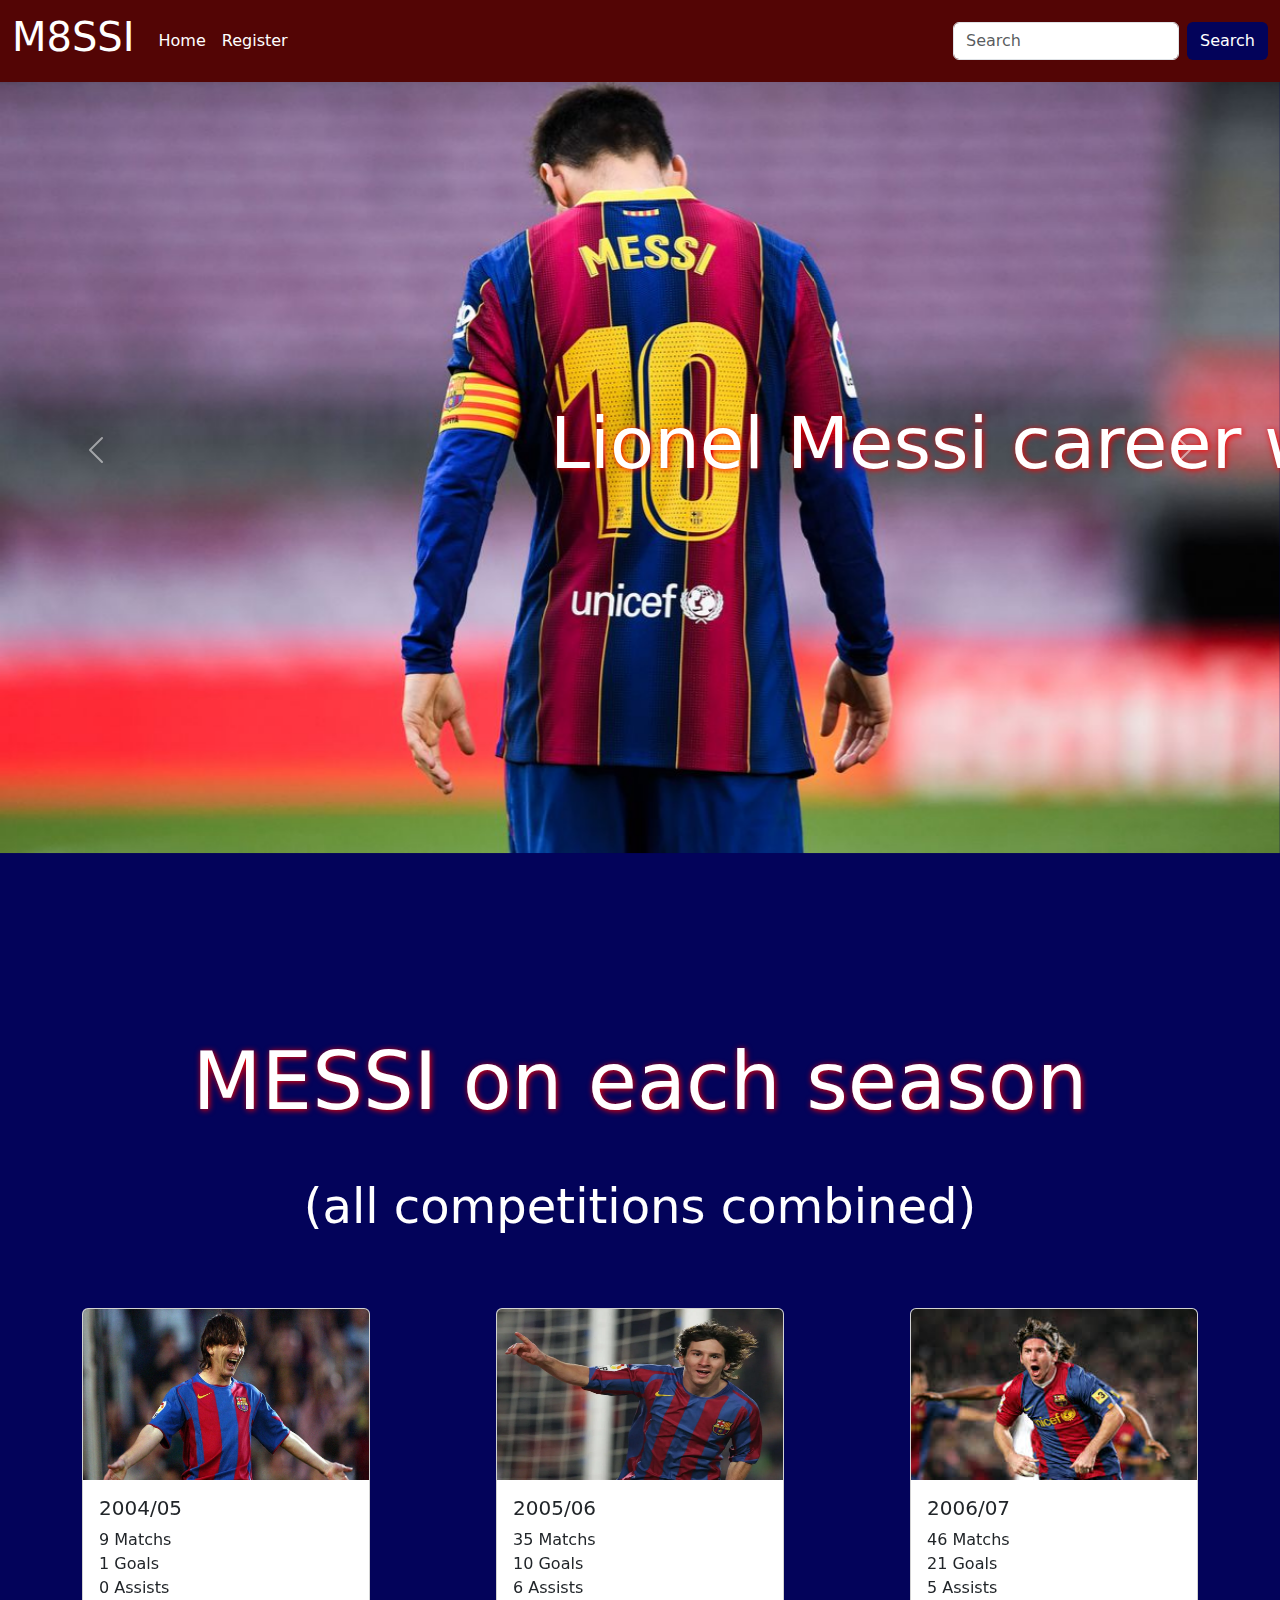
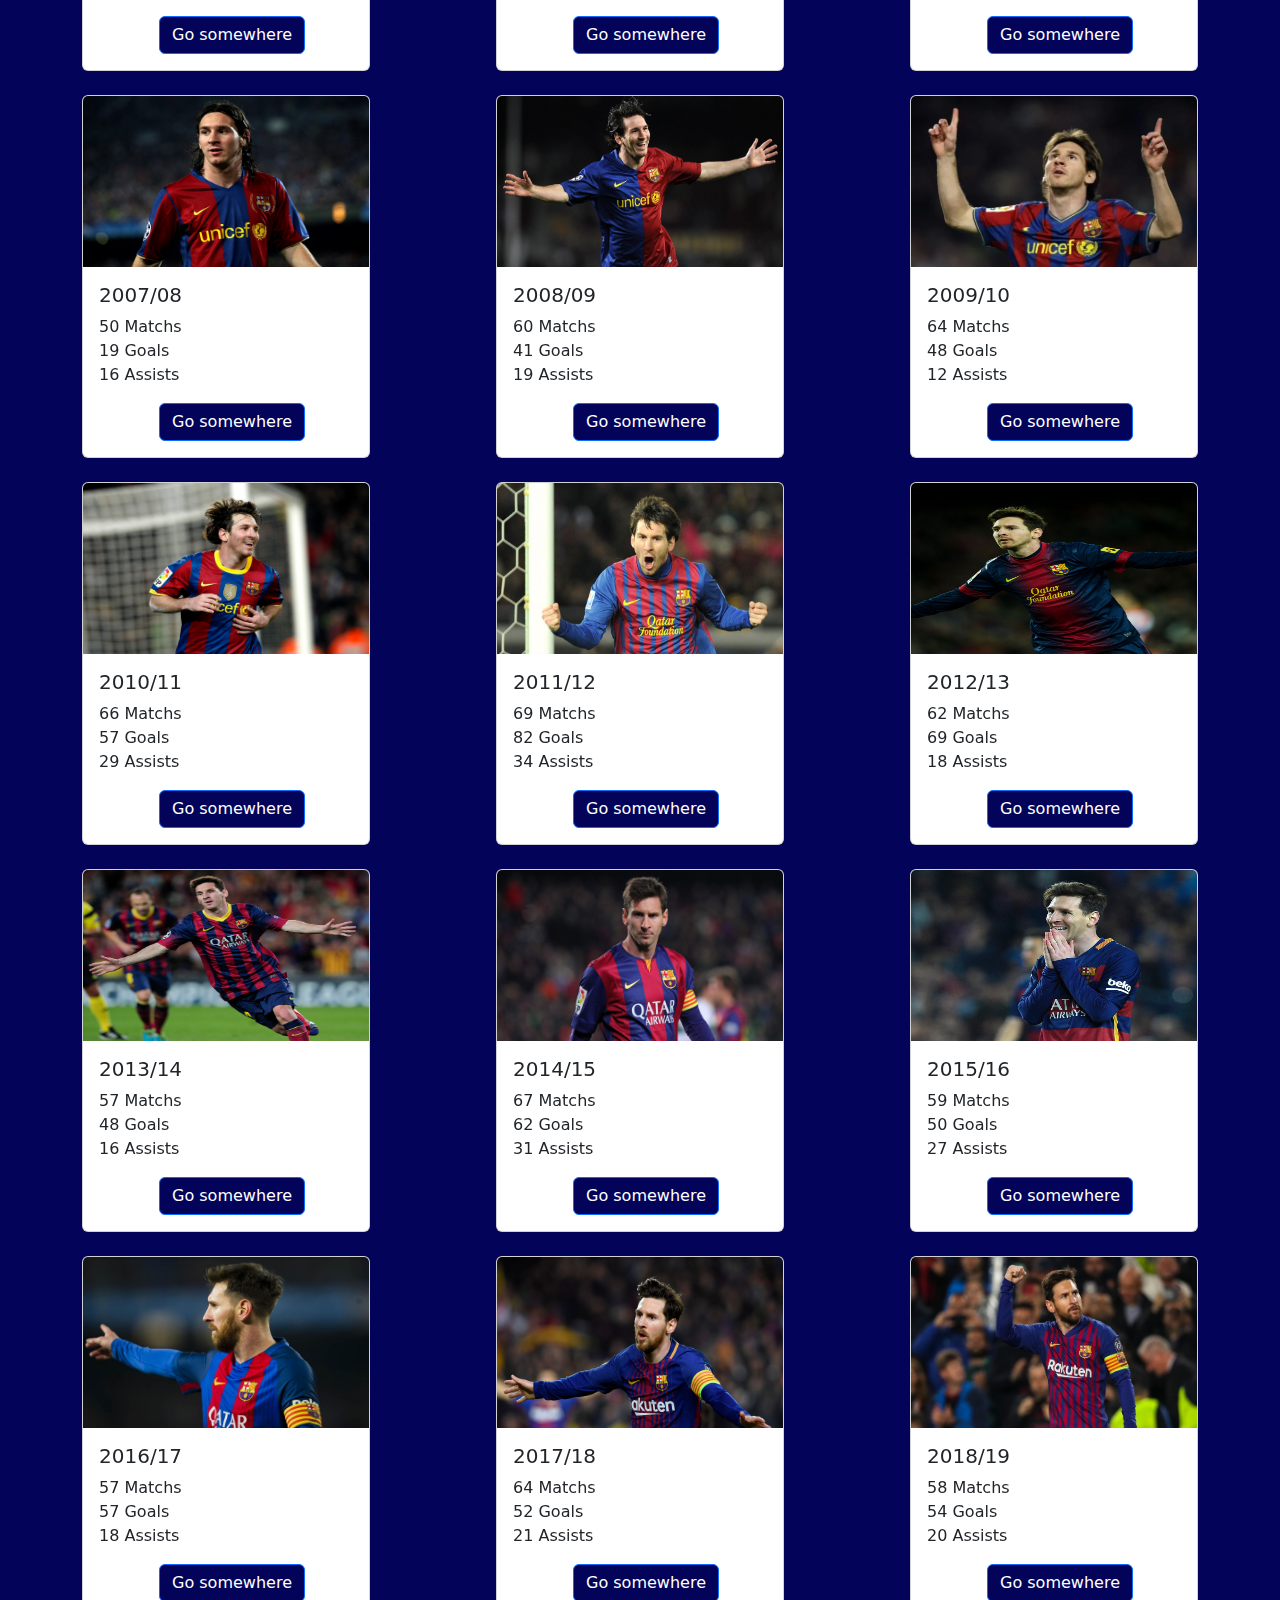
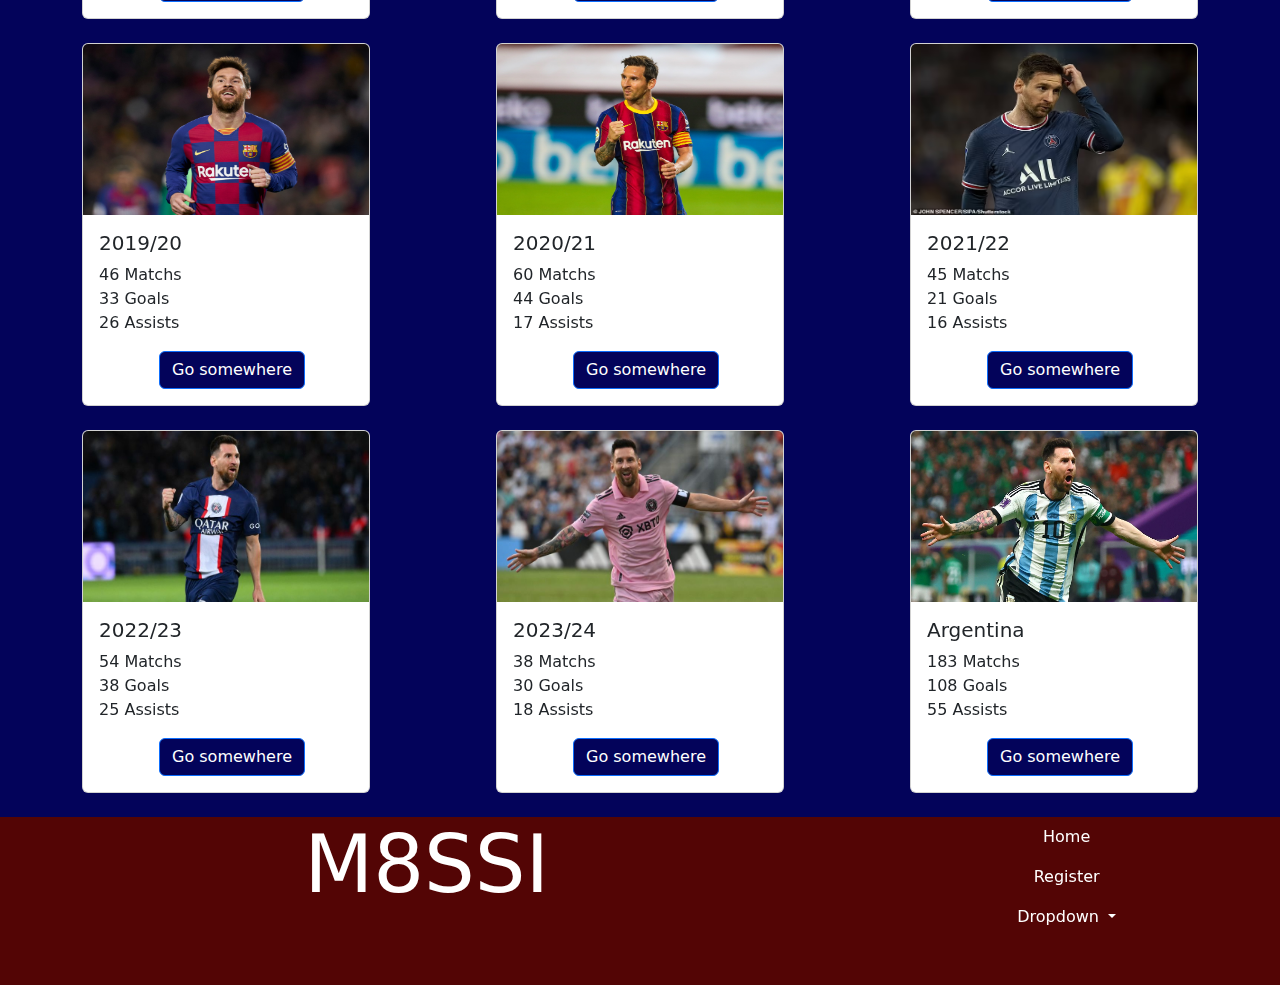
<file: index.html>
<!doctype html>
<html lang="en">

<head>
    <meta charset="utf-8">
    <meta name="viewport" content="width=device-width, initial-scale=1">
    <title>M8SSI</title>
    <link href="https://cdn.jsdelivr.net/npm/bootstrap@5.3.3/dist/css/bootstrap.min.css" rel="stylesheet"
        integrity="sha384-QWTKZyjpPEjISv5WaRU9OFeRpok6YctnYmDr5pNlyT2bRjXh0JMhjY6hW+ALEwIH" crossorigin="anonymous">
    <link rel="stylesheet" href="style.css">
</head>

<body>

    <header>
        <nav class="navbar navbar-expand-lg fixed-top">
            <div class="container-fluid ">
                <a class="navbar-brand text-white" href="#">
                    <h1>M8SSI</h1>
                </a>
                <button class="navbar-toggler" type="button" data-bs-toggle="collapse"
                    data-bs-target="#navbarSupportedContent" aria-controls="navbarSupportedContent"
                    aria-expanded="false" aria-label="Toggle navigation">
                    <span class="navbar-toggler-icon"></span>
                </button>
                <div class="collapse navbar-collapse" id="navbarSupportedContent">
                    <ul class="navbar-nav me-auto mb-2 mb-lg-0">
                        <li class="nav-item">
                            <a class="nav-link active text-white" aria-current="page" href="./index.html">Home</a>
                        </li>
                        <li class="nav-item">
                            <a class="nav-link text-white" href="./register.html">Register</a>
                        </li>
                    </ul>
                    <form class="d-flex" role="search">
                        <input class="form-control me-2" type="search" placeholder="Search" aria-label="Search">
                        <button class="btn text-white" type="submit">Search</button>
                    </form>
                </div>
            </div>
        </nav>

        <div id="carouselExampleAutoplaying" class="carousel slide" data-bs-ride="carousel">
            <div class="carousel-inner position-relative">
                <div class="carousel-item active">
                    <img src="./img/banner.jpg" class="d-block w-100" alt="...">
                </div>
                <div class="carousel-item">
                    <img src="./img/paysage1.jpg" class="d-block w-100" alt="...">
                </div>
                <div class="carousel-item">
                    <img src="./img/paysage2.jpg" class="d-block w-100" alt="...">
                </div>
            </div>
            <button class="carousel-control-prev" type="button" data-bs-target="#carouselExampleAutoplaying"
                data-bs-slide="prev">
                <span class="carousel-control-prev-icon" aria-hidden="true"></span>
                <span class="visually-hidden">Previous</span>
            </button>
            <button class="carousel-control-next" type="button" data-bs-target="#carouselExampleAutoplaying"
                data-bs-slide="next">
                <span class="carousel-control-next-icon" aria-hidden="true"></span>
                <span class="visually-hidden">Next</span>
            </button>
        </div>
        <p id="titreprincipal" class="position-relative display-2">Lionel Messi career website</p>
    </header>

    <main>
        <div class="text-center mt-5 display-1">
            <p id="titre">MESSI on each season</p>
        </div>

        <div class="text-center mt-5 mb-5 display-5 text-white">
            <p id="tcc">(all competitions combined)</p>
        </div>

        <div id="cards" class="container flex-wrap d-flex justify-content-between">

            <div class="card mt-4" style="width: 18rem;">
                <img src="./img/i.jpg" class="card-img-top" alt="...">
                <div class="card-body">
                    <h5 class="card-title">2004/05</h5>
                    <p class="card-text">9 Matchs<br> 1 Goals<br> 0 Assists</p>
                    <a href="#" class="btn btn-primary position-relative">Go somewhere</a>
                </div>
            </div>

            <div class="card mt-4" style="width: 18rem;">
                <img src="./img/1.webp" class="card-img-top" alt="...">
                <div class="card-body">
                    <h5 class="card-title">2005/06</h5>
                    <p class="card-text">35 Matchs<br> 10 Goals<br> 6 Assists</p>
                    <a href="#" class="btn btn-primary position-relative">Go somewhere</a>
                </div>
            </div>

            <div class="card mt-4" style="width: 18rem;">
                <img src="./img/2.1.jpg" class="card-img-top" alt="...">
                <div class="card-body">
                    <h5 class="card-title">2006/07</h5>
                    <p class="card-text">46 Matchs<br> 21 Goals<br> 5 Assists</p>
                    <a href="#" class="btn btn-primary position-relative">Go somewhere</a>
                </div>
            </div>

            <div class="card mt-4" style="width: 18rem;">
                <img src="./img/2.jpg" class="card-img-top" alt="...">
                <div class="card-body">
                    <h5 class="card-title">2007/08</h5>
                    <p class="card-text">50 Matchs<br> 19 Goals<br> 16 Assists</p>
                    <a href="#" class="btn btn-primary position-relative">Go somewhere</a>
                </div>
            </div>

            <div class="card mt-4" style="width: 18rem;">
                <img src="./img/4.webp" class="card-img-top" alt="...">
                <div class="card-body">
                    <h5 class="card-title">2008/09</h5>
                    <p class="card-text">60 Matchs<br> 41 Goals<br> 19 Assists</p>
                    <a href="#" class="btn btn-primary position-relative">Go somewhere</a>
                </div>
            </div>

            <div class="card mt-4" style="width: 18rem;">
                <img src="./img/5.webp" class="card-img-top" alt="...">
                <div class="card-body">
                    <h5 class="card-title">2009/10</h5>
                    <p class="card-text">64 Matchs<br> 48 Goals<br> 12 Assists</p>
                    <a href="#" class="btn btn-primary position-relative">Go somewhere</a>
                </div>
            </div>

            <div class="card mt-4" style="width: 18rem;">
                <img src="./img/7.jpg" class="card-img-top" alt="...">
                <div class="card-body">
                    <h5 class="card-title">2010/11</h5>
                    <p class="card-text">66 Matchs<br> 57 Goals<br> 29 Assists</p>
                    <a href="#" class="btn btn-primary position-relative">Go somewhere</a>
                </div>
            </div>

            <div class="card mt-4" style="width: 18rem;">
                <img src="./img/8.jpg" class="card-img-top" alt="...">
                <div class="card-body">
                    <h5 class="card-title">2011/12</h5>
                    <p class="card-text">69 Matchs<br> 82 Goals<br> 34 Assists</p>
                    <a href="#" class="btn btn-primary position-relative">Go somewhere</a>
                </div>
            </div>

            <div class="card mt-4" style="width: 18rem;">
                <img src="./img/3.jpg" class="card-img-top" alt="...">
                <div class="card-body">
                    <h5 class="card-title">2012/13</h5>
                    <p class="card-text">62 Matchs<br> 69 Goals<br> 18 Assists</p>
                    <a href="#" class="btn btn-primary position-relative">Go somewhere</a>
                </div>
            </div>

            <div class="card mt-4" style="width: 18rem;">
                <img src="./img/9.jpg" class="card-img-top" alt="...">
                <div class="card-body">
                    <h5 class="card-title">2013/14</h5>
                    <p class="card-text">57 Matchs<br> 48 Goals<br> 16 Assists</p>
                    <a href="#" class="btn btn-primary position-relative">Go somewhere</a>
                </div>
            </div>

            <div class="card mt-4" style="width: 18rem;">
                <img src="./img/10.jpg" class="card-img-top" alt="...">
                <div class="card-body">
                    <h5 class="card-title">2014/15</h5>
                    <p class="card-text">67 Matchs<br> 62 Goals<br> 31 Assists</p>
                    <a href="#" class="btn btn-primary position-relative">Go somewhere</a>
                </div>
            </div>

            <div class="card mt-4" style="width: 18rem;">
                <img src="./img/11.avif" class="card-img-top" alt="...">
                <div class="card-body">
                    <h5 class="card-title">2015/16</h5>
                    <p class="card-text">59 Matchs<br> 50 Goals<br> 27 Assists</p>
                    <a href="#" class="btn btn-primary position-relative">Go somewhere</a>
                </div>
            </div>

            <div class="card mt-4" style="width: 18rem;">
                <img src="./img/12.jpg" class="card-img-top" alt="...">
                <div class="card-body">
                    <h5 class="card-title">2016/17</h5>
                    <p class="card-text">57 Matchs<br> 57 Goals<br> 18 Assists</p>
                    <a href="#" class="btn btn-primary position-relative">Go somewhere</a>
                </div>
            </div>

            <div class="card mt-4" style="width: 18rem;">
                <img src="./img/13.jpg" class="card-img-top" alt="...">
                <div class="card-body">
                    <h5 class="card-title">2017/18</h5>
                    <p class="card-text">64 Matchs<br> 52 Goals<br> 21 Assists</p>
                    <a href="#" class="btn btn-primary position-relative">Go somewhere</a>
                </div>
            </div>

            <div class="card mt-4" style="width: 18rem;">
                <img src="./img/14.webp" class="card-img-top" alt="...">
                <div class="card-body">
                    <h5 class="card-title">2018/19</h5>
                    <p class="card-text">58 Matchs<br> 54 Goals<br> 20 Assists</p>
                    <a href="#" class="btn btn-primary position-relative">Go somewhere</a>
                </div>
            </div>

            <div class="card mt-4" style="width: 18rem;">
                <img src="./img/15.jpg" class="card-img-top" alt="...">
                <div class="card-body">
                    <h5 class="card-title">2019/20</h5>
                    <p class="card-text">46 Matchs<br> 33 Goals<br> 26 Assists</p>
                    <a href="#" class="btn btn-primary position-relative">Go somewhere</a>
                </div>
            </div>

            <div class="card mt-4" style="width: 18rem;">
                <img src="./img/16.jpg" class="card-img-top" alt="...">
                <div class="card-body">
                    <h5 class="card-title">2020/21</h5>
                    <p class="card-text">60 Matchs<br> 44 Goals<br> 17 Assists</p>
                    <a href="#" class="btn btn-primary position-relative">Go somewhere</a>
                </div>
            </div>

            <div class="card mt-4" style="width: 18rem;">
                <img src="./img/17.avif" class="card-img-top" alt="...">
                <div class="card-body">
                    <h5 class="card-title">2021/22</h5>
                    <p class="card-text">45 Matchs<br> 21 Goals<br> 16 Assists</p>
                    <a href="#" class="btn btn-primary position-relative">Go somewhere</a>
                </div>
            </div>

            <div class="card mt-4" style="width: 18rem;">
                <img src="./img/18.jpg" class="card-img-top" alt="...">
                <div class="card-body">
                    <h5 class="card-title">2022/23</h5>
                    <p class="card-text">54 Matchs<br> 38 Goals<br> 25 Assists</p>
                    <a href="#" class="btn btn-primary position-relative">Go somewhere</a>
                </div>
            </div>

            <div class="card mt-4" style="width: 18rem;">
                <img src="./img/19.jpg" class="card-img-top" alt="...">
                <div class="card-body">
                    <h5 class="card-title">2023/24</h5>
                    <p class="card-text">38 Matchs<br> 30 Goals<br> 18 Assists</p>
                    <a href="#" class="btn btn-primary position-relative">Go somewhere</a>
                </div>
            </div>

            <div class="card mt-4" style="width: 18rem;">
                <img src="./img/21.jpg" class="card-img-top" alt="...">
                <div class="card-body">
                    <h5 class="card-title">Argentina</h5>
                    <p class="card-text">183 Matchs<br> 108 Goals<br> 55 Assists</p>
                    <a href="#" class="btn btn-primary position-relative">Go somewhere</a>
                </div>
            </div>
        </div>

        <div class="tbc h-100 d-inline-block"></div>

    </main>

    <footer class="d-flex text-white">
        <div class="col-8 pb-5 text-center display-1">
            M8SSI
        </div>
        <div class="col-4 pb-5 text-center">
            <ul class="navbar-nav me-auto mb-2 mb-lg-0">
                <li class="nav-item">
                    <a class="nav-link active" aria-current="page" href="./index.html">Home</a>
                </li>
                <li class="nav-item">
                    <a class="nav-link" href="./register.html">Register</a>
                </li>
                <li class="nav-item dropdown">
                    <a class="nav-link dropdown-toggle" href="#" role="button" data-bs-toggle="dropdown"
                        aria-expanded="false">
                        Dropdown
                    </a>
                    <ul class="dropdown-menu">
                        <li><a class="dropdown-item" href="#">Action</a></li>
                        <li><a class="dropdown-item" href="#">Another action</a></li>
                        <li>
                            <hr class="dropdown-divider">
                        </li>
                        <li><a class="dropdown-item" href="#">Something else here</a></li>
                    </ul>
                </li>
            </ul>
        </div>
    </footer>


    <script src="https://cdn.jsdelivr.net/npm/bootstrap@5.3.3/dist/js/bootstrap.bundle.min.js"
        integrity="sha384-YvpcrYf0tY3lHB60NNkmXc5s9fDVZLESaAA55NDzOxhy9GkcIdslK1eN7N6jIeHz"
        crossorigin="anonymous"></script>
</body>

</html>
</file>
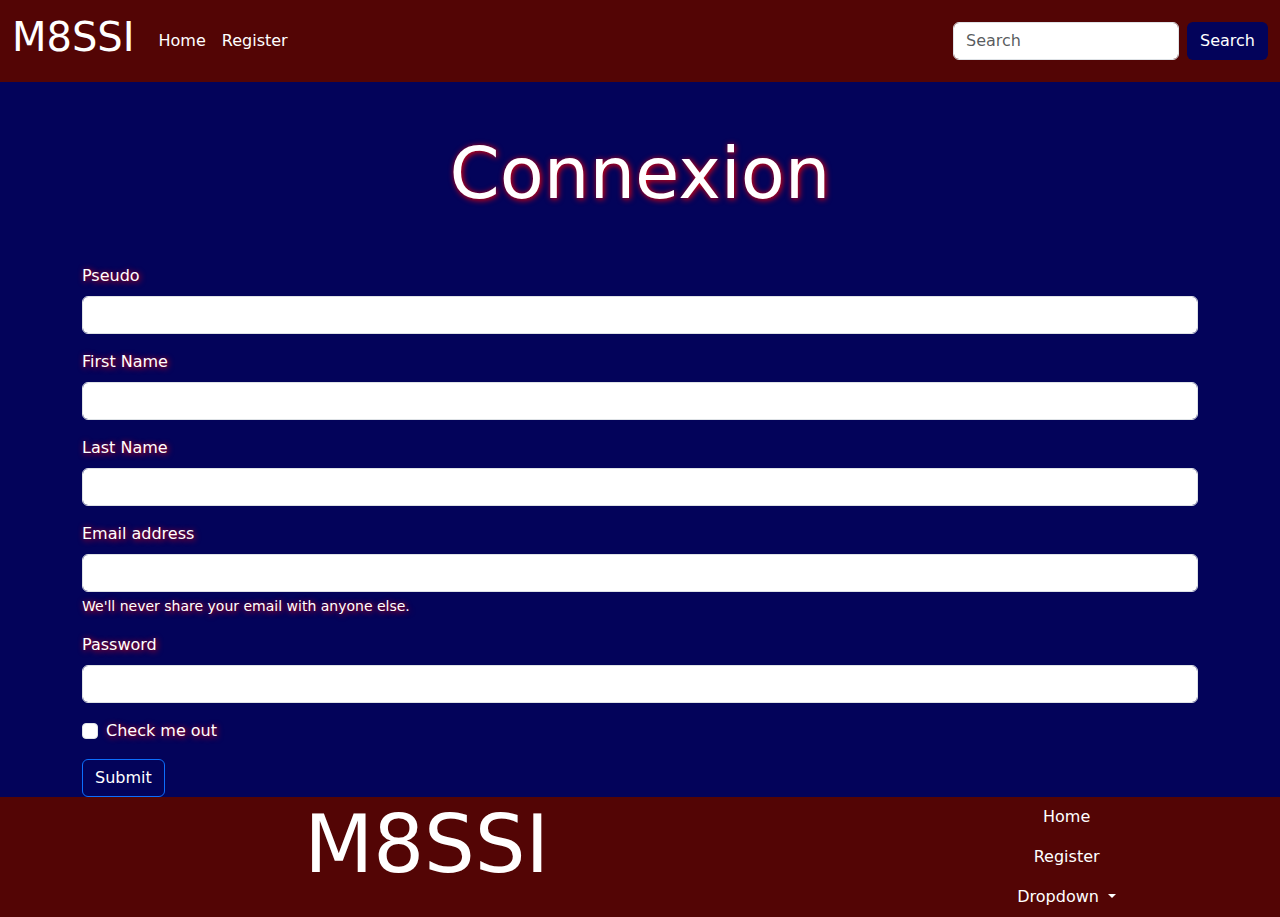
<file: register.html>
<!DOCTYPE html>
<html lang="en">

<head>
    <meta charset="UTF-8">
    <meta name="viewport" content="width=device-width, initial-scale=1.0">
    <link href="https://cdn.jsdelivr.net/npm/bootstrap@5.3.3/dist/css/bootstrap.min.css" rel="stylesheet"
        integrity="sha384-QWTKZyjpPEjISv5WaRU9OFeRpok6YctnYmDr5pNlyT2bRjXh0JMhjY6hW+ALEwIH" crossorigin="anonymous">
    <link rel="stylesheet" href="style.css">
    <title>Document</title>
</head>

<body>
    <header>
        <nav class="navbar navbar-expand-lg">
            <div class="container-fluid">
                <a class="navbar-brand text-white" href="./index.html">
                    <h1>M8SSI</h1>
                </a>
                <button class="navbar-toggler" type="button" data-bs-toggle="collapse"
                    data-bs-target="#navbarSupportedContent" aria-controls="navbarSupportedContent"
                    aria-expanded="false" aria-label="Toggle navigation">
                    <span class="navbar-toggler-icon"></span>
                </button>
                <div class="collapse navbar-collapse" id="navbarSupportedContent">
                    <ul class="navbar-nav me-auto mb-2 mb-lg-0">
                        <li class="nav-item">
                            <a class="nav-link active text-white" aria-current="page" href="./index.html">Home</a>
                        </li>
                        <li class="nav-item">
                            <a class="nav-link text-white" href="./register.html">Register</a>
                        </li>
                    </ul>
                    <form class="d-flex" role="search">
                        <input class="form-control me-2" type="search" placeholder="Search" aria-label="Search">
                        <button class="btn text-white" type="submit">Search</button>
                    </form>
                </div>
            </div>
        </nav>
    </header>

    <main>
        <div class="text-center mt-5 mb-5 display-2">
            <p id="titre">Connexion</p>
        </div>

        <form class="container">
            <div class="mb-3">
                <label for="exampleInputPseudo" id="titre" class="form-label">Pseudo</label>
                <input type="text" class="form-control" id="exampleInputPseudo">
            </div>
            <div class="mb-3">
                <label for="exampleInputFirstName" id="titre" class="form-label">First Name</label>
                <input type="text" class="form-control" id="exampleInputFirstName">
            </div>
            <div class="mb-3">
                <label for="exampleInputLastName" id="titre" class="form-label">Last Name</label>
                <input type="text" class="form-control" id="exampleInputLastName">
            </div>
            <div class="mb-3">
                <label for="exampleInputEmail1" id="titre" class="form-label">Email address</label>
                <input type="email" class="form-control" id="exampleInputEmail1" aria-describedby="emailHelp">
                <div id="titre" class="form-text">We'll never share your email with anyone else.</div>
            </div>
            <div class="mb-3">
                <label for="exampleInputPassword1" id="titre" class="form-label">Password</label>
                <input type="password" class="form-control" id="exampleInputPassword1">
            </div>
            <div class="mb-3 form-check">
                <input type="checkbox" class="form-check-input" id="exampleCheck1">
                <label class="form-check-label" id="titre" for="exampleCheck1">Check me out</label>
            </div>
            <button type="submit" class="btn btn-primary">Submit</button>
        </form>
    </main>

    <footer class="d-flex text-white">
        <div class="col-8 text-center display-1">
            <p>M8SSI</p>
        </div>
        <div class="col-4 text-center">
            <ul class="navbar-nav">
                <li class="nav-item">
                    <a class="nav-link active" aria-current="page" href="./index.html">Home</a>
                </li>
                <li class="nav-item">
                    <a class="nav-link" href="./register.html">Register</a>
                </li>
                <li class="nav-item dropdown">
                    <a class="nav-link dropdown-toggle" href="#" role="button" data-bs-toggle="dropdown"
                        aria-expanded="false">
                        Dropdown
                    </a>
                    <ul class="dropdown-menu">
                        <li><a class="dropdown-item" href="#">Action</a></li>
                        <li><a class="dropdown-item" href="#">Another action</a></li>
                        <li>
                            <hr class="dropdown-divider">
                        </li>
                        <li><a class="dropdown-item" href="#">Something else here</a></li>
                    </ul>
                </li>
            </ul>
        </div>
    </footer>



    <script src="https://cdn.jsdelivr.net/npm/bootstrap@5.3.3/dist/js/bootstrap.bundle.min.js"
        integrity="sha384-YvpcrYf0tY3lHB60NNkmXc5s9fDVZLESaAA55NDzOxhy9GkcIdslK1eN7N6jIeHz"
        crossorigin="anonymous"></script>
</body>

</html>
</file>
<file: style.css>
.carousel-inner {
    height: 100vh;
    z-index: -1;
}

#titre, #titreprincipal {
    color: white;
    text-shadow: 1px 1px 6px red;
}

#titreprincipal {
    width: 1300px;
    top: -500px;
    left: 550px;
}

#ttc {
    font-size: 16px;
}

.navbar-toggler {
    background: white;
}

footer, .navbar {
    background: rgb(83, 5, 5);
}

body, .btn{
    background: rgb(3, 3, 90);
}

main img {
    width: 100%;
    height: 19vh;
}

.btn {
    left: 60px;
}

@media screen and (max-width: 1000px) {
    .carousel-inner {
        height: 25vh;
    }

    #cards {
        justify-content: center;
        align-items: center;
    }
}
</file>
